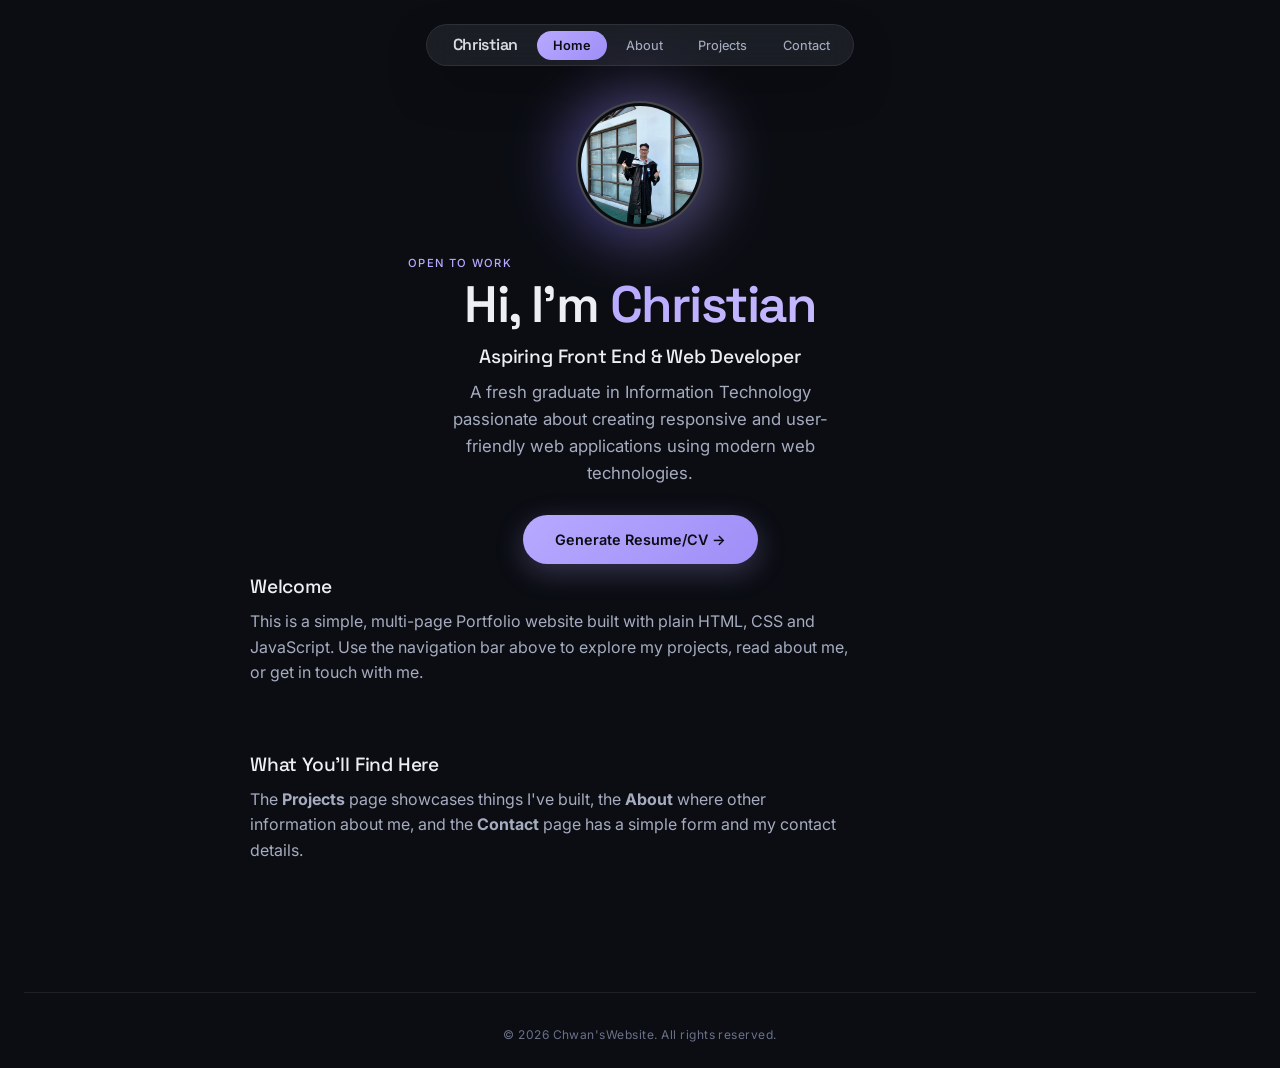
<file: index.html>
﻿<!doctype html>
<html lang="en">
  <head>
    <meta charset="UTF-8" />
    <script>
      document.documentElement.classList.add('js');
    </script>
    <meta name="viewport" content="width=device-width, initial-scale=1.0" />
    <title>Home | My Website</title>
    <link rel="stylesheet" href="style.css" />
  </head>
  <body>
    <nav class="navbar">
      <div class="nav-inner">
        <a href="index.html" class="logo">Christian</a>
        <ul>
          <li><a href="index.html" class="active">Home</a></li>
          <li><a href="about.html">About</a></li>
          <li><a href="projects.html">Projects</a></li>
          <li><a href="contact.html">Contact</a></li>
        </ul>
      </div>
    </nav>

    <main>
      <div class="hero">
        <div class="avatar-wrap">
          <img src="/pic/chanpic.jpeg" alt="Christian" class="avatar" />
        </div>
        <p class="eyebrow">Open to work</p>
        <h1>Hi, I'm <span class="accent">Christian</span></h1>
        <h2>Aspiring Front End & Web Developer</h2>
        <p class="lede">
          A fresh graduate in Information Technology passionate about creating
          responsive and user-friendly web applications using modern web
          technologies.
        </p>
        <a href="" class="btn" download="Christian-Penaflorida-Resume.docx"
          >Generate Resume/CV &rarr;</a
        >
      </div>

      <section>
        <h2>Welcome</h2>
        <p>
          This is a simple, multi-page Portfolio website built with plain HTML,
          CSS and JavaScript. Use the navigation bar above to explore my
          projects, read about me, or get in touch with me.
        </p>
      </section>

      <section>
        <h2>What You'll Find Here</h2>
        <p>
          The <strong>Projects</strong> page showcases things I've built, the
          <strong>About</strong> where other information about me, and the
          <strong>Contact</strong> page has a simple form and my contact
          details.
        </p>
      </section>
    </main>

    <footer>&copy; 2026 Chwan'sWebsite. All rights reserved.</footer>

    <script src="transition.js"></script>
  </body>
</html>
</file>
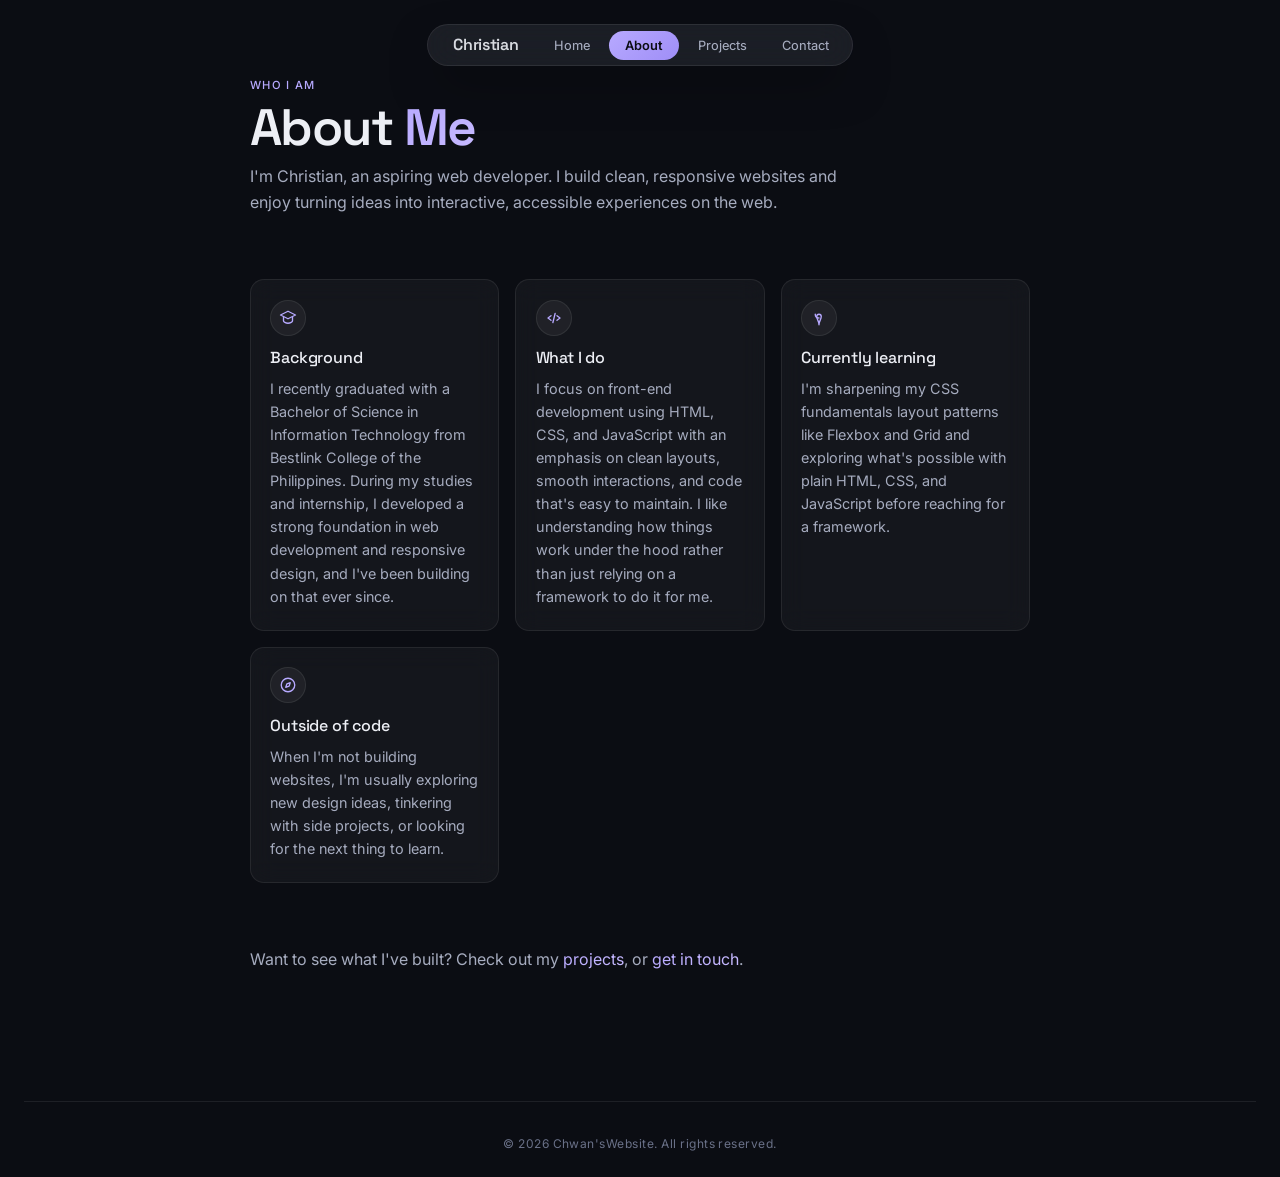
<file: about.html>
<!doctype html>
<html lang="en">
  <head>
    <meta charset="UTF-8" />
    <script>
      document.documentElement.classList.add('js');
    </script>
    <meta name="viewport" content="width=device-width, initial-scale=1.0" />
    <title>About me | My Website</title>
    <link rel="stylesheet" href="style.css" />
  </head>
  <body>
    <nav class="navbar">
      <div class="nav-inner">
        <a href="index.html" class="logo">Christian</a>
        <ul>
          <li><a href="index.html">Home</a></li>
          <li><a href="about.html" class="active">About</a></li>
          <li><a href="projects.html">Projects</a></li>
          <li><a href="contact.html">Contact</a></li>
        </ul>
      </div>
    </nav>

    <main>
      <section>
        <p class="eyebrow">Who I am</p>
        <h1>About<span class="accent"> Me</span></h1>
        <p>
          I'm Christian, an aspiring web developer. I build clean, responsive
          websites and enjoy turning ideas into interactive, accessible
          experiences on the web.
        </p>
      </section>

      <section class="about-list">
        <article class="about">
          <span class="about-icon">
            <svg
              viewBox="0 0 24 24"
              fill="none"
              stroke="currentColor"
              stroke-width="2"
              stroke-linecap="round"
              stroke-linejoin="round"
            >
              <path d="M12 3 2 8l10 5 10-5-10-5z" />
              <path d="M6 10.5V16c0 1.1 2.7 3 6 3s6-1.9 6-3v-5.5" />
            </svg>
          </span>
          <h2>Background</h2>
          <p>
            I recently graduated with a Bachelor of Science in Information
            Technology from Bestlink College of the Philippines. During my
            studies and internship, I developed a strong foundation in web
            development and responsive design, and I've been building on that
            ever since.
          </p>
        </article>

        <article class="about">
          <span class="about-icon">
            <svg
              viewBox="0 0 24 24"
              fill="none"
              stroke="currentColor"
              stroke-width="2"
              stroke-linecap="round"
              stroke-linejoin="round"
            >
              <path d="M8 9 4 12l4 3M16 9l4 3-4 3M13.5 6 10.5 18" />
            </svg>
          </span>
          <h2>What I do</h2>
          <p>
            I focus on front-end development using HTML, CSS, and JavaScript
            with an emphasis on clean layouts, smooth interactions, and code
            that's easy to maintain. I like understanding how things work under
            the hood rather than just relying on a framework to do it for me.
          </p>
        </article>

        <article class="about">
          <span class="about-icon">
            <svg
              viewBox="0 0 24 24"
              fill="none"
              stroke="currentColor"
              stroke-width="2"
              stroke-linecap="round"
              stroke-linejoin="round"
            >
              <path d="M12 21c0-5 3-7 3-11a3 3 0 0 0-6 0c0 4 3 6 3 11z" />
              <path d="M12 12c-3 0-5-2-5-5" />
            </svg>
          </span>
          <h2>Currently learning</h2>
          <p>
            I'm sharpening my CSS fundamentals layout patterns like Flexbox and
            Grid and exploring what's possible with plain HTML, CSS, and
            JavaScript before reaching for a framework.
          </p>
        </article>

        <article class="about">
          <span class="about-icon">
            <svg
              viewBox="0 0 24 24"
              fill="none"
              stroke="currentColor"
              stroke-width="2"
              stroke-linecap="round"
              stroke-linejoin="round"
            >
              <circle cx="12" cy="12" r="9" />
              <path d="m15 9-1.5 4.5L9 15l1.5-4.5L15 9z" />
            </svg>
          </span>
          <h2>Outside of code</h2>
          <p>
            When I'm not building websites, I'm usually exploring new design
            ideas, tinkering with side projects, or looking for the next thing
            to learn.
          </p>
        </article>
      </section>

      <section>
        <p>
          Want to see what I've built? Check out my
          <a href="projects.html" class="accent">projects</a>, or
          <a href="contact.html" class="accent">get in touch</a>.
        </p>
      </section>
    </main>

    <footer>&copy; 2026 Chwan'sWebsite. All rights reserved.</footer>

    <script src="transition.js"></script>
  </body>
</html>
</file>
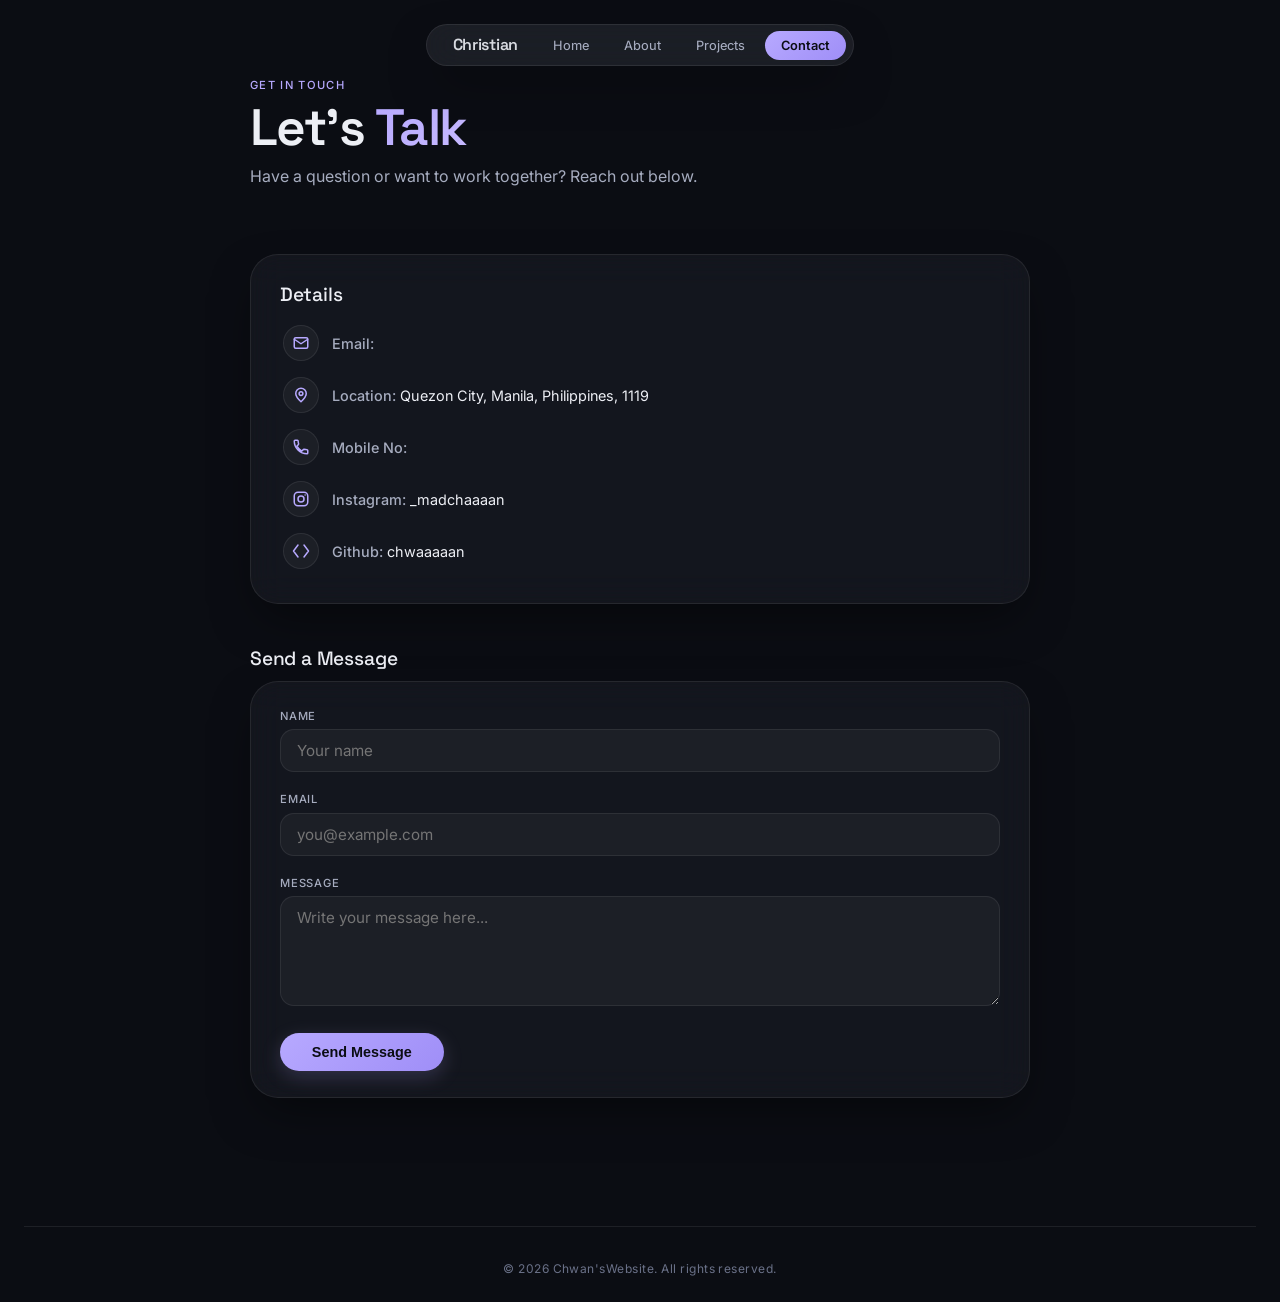
<file: contact.html>
﻿<!doctype html>
<html lang="en">
  <head>
    <meta charset="UTF-8" />
    <script>
      document.documentElement.classList.add('js');
    </script>
    <meta name="viewport" content="width=device-width, initial-scale=1.0" />
    <title>Contact | My Website</title>
    <link rel="stylesheet" href="style.css" />
  </head>
  <body>
    <nav class="navbar">
      <div class="nav-inner">
        <a href="index.html" class="logo">Christian</a>
        <ul>
          <li><a href="index.html">Home</a></li>
          <li><a href="about.html">About</a></li>
          <li><a href="projects.html">Projects</a></li>
          <li><a href="contact.html" class="active">Contact</a></li>
        </ul>
      </div>
    </nav>

    <main>
      <section>
        <p class="eyebrow">Get in touch</p>
        <h1>Let's <span class="accent">Talk</span></h1>
        <p>Have a question or want to work together? Reach out below.</p>
      </section>

      <section class="contact-info">
        <h2>Details</h2>

        <a class="contact-item" href="mailto:christianpenaflorida3@gmail.com">
          <span class="icon">
            <svg
              viewBox="0 0 24 24"
              fill="none"
              stroke="currentColor"
              stroke-width="2"
              stroke-linecap="round"
              stroke-linejoin="round"
            >
              <rect x="3" y="5" width="18" height="14" rx="2" />
              <path d="M3 7l9 6 9-6" />
            </svg>
          </span>
          <p><strong>Email:</strong></p>
        </a>

        <div class="contact-item">
          <span class="icon">
            <svg
              viewBox="0 0 24 24"
              fill="none"
              stroke="currentColor"
              stroke-width="2"
              stroke-linecap="round"
              stroke-linejoin="round"
            >
              <path d="M12 21s-7-6.5-7-11a7 7 0 0 1 14 0c0 4.5-7 11-7 11z" />
              <circle cx="12" cy="10" r="2.5" />
            </svg>
          </span>
          <p>
            <strong>Location:</strong> Quezon City, Manila, Philippines, 1119
          </p>
        </div>

        <a class="contact-item" href="tel:09161750112">
          <span class="icon">
            <svg
              viewBox="0 0 24 24"
              fill="none"
              stroke="currentColor"
              stroke-width="2"
              stroke-linecap="round"
              stroke-linejoin="round"
            >
              <path
                d="M6.6 10.8c1.4 2.8 3.8 5.2 6.6 6.6l2.2-2.2c.3-.3.7-.4 1-.2 1.1.4 2.3.6 3.6.6.6 0 1 .4 1 1V20c0 .6-.4 1-1 1C10.6 21 3 13.4 3 4c0-.6.4-1 1-1h3.2c.6 0 1 .4 1 1 0 1.3.2 2.5.6 3.6.1.4 0 .8-.2 1L6.6 10.8z"
              />
            </svg>
          </span>
          <p><strong>Mobile No:</strong></p>
        </a>

        <a
          class="contact-item"
          href="https://instagram.com/_madchaaaan"
          target="_blank"
          rel="noopener"
        >
          <span class="icon">
            <svg
              viewBox="0 0 24 24"
              fill="none"
              stroke="currentColor"
              stroke-width="2"
              stroke-linecap="round"
              stroke-linejoin="round"
            >
              <rect x="3" y="3" width="18" height="18" rx="5" />
              <circle cx="12" cy="12" r="4" />
              <circle
                cx="17.5"
                cy="6.5"
                r="1"
                fill="currentColor"
                stroke="none"
              />
            </svg>
          </span>
          <p><strong>Instagram:</strong> _madchaaaan</p>
        </a>

        <a
          class="contact-item"
          href="https://github.com/chwaaaaan"
          target="_blank"
          rel="noopener"
        >
          <span class="icon">
            <svg
              viewBox="0 0 24 24"
              fill="none"
              stroke="currentColor"
              stroke-width="2"
              stroke-linecap="round"
              stroke-linejoin="round"
            >
              <path d="M8 4L2 12l6 8M16 4l6 8-6 8" />
            </svg>
          </span>
          <p><strong>Github:</strong> chwaaaaan</p>
        </a>
      </section>

      <section>
        <h2>Send a Message</h2>
        <form class="contact-form" novalidate>
          <input type="hidden" name="_captcha" value="false" />
          <input type="hidden" name="_template" value="plain" />
          <input
            type="hidden"
            name="_subject"
            value="New Portfolio Contact Message"
          />

          <div>
            <label for="name">Name</label>
            <input
              type="text"
              id="name"
              name="name"
              placeholder="Your name"
              required
            />
          </div>

          <div>
            <label for="email">Email</label>
            <input
              type="email"
              id="email"
              name="email"
              placeholder="you@example.com"
              required
            />
          </div>

          <div>
            <label for="message">Message</label>
            <textarea
              id="message"
              name="message"
              placeholder="Write your message here..."
              required
            ></textarea>
          </div>

          <button type="submit">Send Message</button>
        </form>
      </section>
    </main>

    <footer>&copy; 2026 Chwan'sWebsite. All rights reserved.</footer>

    <script src="script.js"></script>
    <script src="transition.js"></script>
  </body>
</html>
</file>
<file: style.css>
﻿@import url('https://fonts.googleapis.com/css2?family=Inter:opsz,wght@14..32,300;14..32,400;14..32,500;14..32,600;14..32,700&family=Space+Grotesk:wght@400;500;600;700&display=swap');

:root {
  --bg: #0b0d13;
  --bg-soft: #12161f;
  --text: #edeff5;
  --text-dim: #a6acbf;
  --text-faint: #6a7188;
  --glass: rgba(255, 255, 255, 0.04);
  --glass-border: rgba(255, 255, 255, 0.08);
  --glass-strong: rgba(255, 255, 255, 0.07);
  --border-light: rgba(255, 255, 255, 0.12);
  --accent: #b7a9ff;
  --accent-soft: #9f8ef7;
  --radius: 28px;
  --radius-sm: 14px;
  --shadow: 0 20px 48px -12px rgba(0, 0, 0, 0.5);
}

* {
  margin: 0;
  padding: 0;
  box-sizing: border-box;
}

html {
  scroll-behavior: smooth;
  background: var(--bg);
  height: 100%;
  overflow-y: auto;
  scrollbar-width: none;
  -ms-overflow-style: none;
}

html::-webkit-scrollbar {
  display: none;
}

body {
  font-family:
    'Inter',
    -apple-system,
    BlinkMacSystemFont,
    sans-serif;
  background: var(--bg);
  color: var(--text);
  line-height: 1.6;
  min-height: 100vh;
  display: flex;
  flex-direction: column;
  padding: 0 1.5rem;
}

a {
  color: inherit;
  text-decoration: none;
}

img {
  max-width: 100%;
  display: block;
}

/* Background glow */
body::before,
body::after {
  content: '';
  position: fixed;
  z-index: -1;
  border-radius: 50%;
  filter: blur(90px);
  opacity: 0.4;
  pointer-events: none;
}

body::before {
  width: 60vmax;
  height: 60vmax;
  top: -20vmax;
  left: -15vmax;
  background: radial-gradient(circle, var(--accent), transparent 70%);
  animation: drift-a 26s ease-in-out infinite alternate;
}

body::after {
  width: 55vmax;
  height: 55vmax;
  bottom: -22vmax;
  right: -18vmax;
  background: radial-gradient(circle, var(--accent-soft), transparent 70%);
  animation: drift-b 30s ease-in-out infinite alternate;
}

@keyframes drift-a {
  from {
    transform: translate(0, 0) scale(1);
  }
  to {
    transform: translate(6vmax, 8vmax) scale(1.12);
  }
}

@keyframes drift-b {
  from {
    transform: translate(0, 0) scale(1);
  }
  to {
    transform: translate(-5vmax, -6vmax) scale(1.08);
  }
}

@media (prefers-reduced-motion: reduce) {
  body::before,
  body::after {
    animation: none;
  }
}

/* View transitions */
@view-transition {
  navigation: auto;
}
::view-transition-old(root) {
  animation: fade-out 0.25s ease both;
}
::view-transition-new(root) {
  animation: fade-in 0.35s ease both;
}
@keyframes fade-out {
  to {
    opacity: 0;
    transform: scale(0.98);
    filter: blur(4px);
  }
}
@keyframes fade-in {
  from {
    opacity: 0;
    transform: scale(1.02);
    filter: blur(6px);
  }
}

/* Navigation */
.navbar {
  position: sticky;
  top: 1.5rem;
  z-index: 50;
  display: flex;
  justify-content: center;
  margin-bottom: 1rem;
}

.nav-inner {
  display: flex;
  align-items: center;
  gap: 1.2rem;
  background: var(--glass-strong);
  backdrop-filter: blur(18px) saturate(160%);
  -webkit-backdrop-filter: blur(18px) saturate(160%);
  border: 1px solid var(--glass-border);
  border-radius: 60px;
  padding: 0.45rem 0.45rem 0.45rem 1.6rem;
  box-shadow: var(--shadow);
}

.logo {
  font-family: 'Space Grotesk', sans-serif;
  font-weight: 600;
  font-size: 1rem;
  letter-spacing: -0.02em;
  color: var(--text);
  opacity: 0.9;
}

.nav-inner ul {
  list-style: none;
  display: flex;
  gap: 0.2rem;
}

.nav-inner ul li a {
  font-size: 0.8rem;
  font-weight: 450;
  padding: 0.45rem 1rem;
  border-radius: 40px;
  color: var(--text-dim);
  transition: 0.2s;
}

.nav-inner ul li a:hover {
  color: var(--text);
  background: rgba(255, 255, 255, 0.04);
}

.nav-inner ul li a.active {
  background: linear-gradient(135deg, var(--accent), var(--accent-soft));
  color: #0b0d13;
  font-weight: 600;
}

/* Layout */
main {
  max-width: 780px;
  margin: 1.2rem auto 3rem;
  width: 100%;
  flex: 1;
}

section {
  margin-bottom: 4rem;
}

h1 {
  font-family: 'Space Grotesk', sans-serif;
  font-weight: 600;
  font-size: clamp(2.2rem, 6vw + 0.8rem, 3.2rem);
  letter-spacing: -0.03em;
  line-height: 1.1;
  margin-bottom: 0.5rem;
}

h2 {
  font-family: 'Space Grotesk', sans-serif;
  font-weight: 500;
  font-size: 1.2rem;
  letter-spacing: -0.01em;
  margin-bottom: 0.4rem;
}

p {
  color: var(--text-dim);
  font-size: 1rem;
  margin-bottom: 1rem;
  max-width: 60ch;
}

.eyebrow {
  font-size: 0.7rem;
  text-transform: uppercase;
  letter-spacing: 0.12em;
  color: var(--accent);
  font-weight: 500;
  margin-bottom: 0.3rem;
}

.accent {
  background: linear-gradient(135deg, var(--accent), #c7baff);
  -webkit-background-clip: text;
  background-clip: text;
  color: transparent;
}

/* Hero */
.hero {
  padding: 1.5rem 0 0.5rem;
  text-align: center;
}

.hero .avatar-wrap {
  position: relative;
  width: 128px;
  margin: 0 auto 1.6rem;
}

.hero .avatar-wrap::before {
  content: '';
  position: absolute;
  inset: -14px;
  border-radius: 50%;
  background: conic-gradient(
    from 120deg,
    var(--accent),
    #7c6cff,
    var(--accent-soft),
    var(--accent)
  );
  filter: blur(28px);
  opacity: 0.4;
}

.avatar {
  position: relative;
  width: 128px;
  height: 128px;
  border-radius: 50%;
  object-fit: cover;
  border: 2px solid rgba(255, 255, 255, 0.25);
  padding: 3px;
  background: var(--bg);
}

.hero .lede {
  font-size: 1.05rem;
  max-width: 420px;
  margin: 0 auto 1.8rem;
}

.btn {
  display: inline-flex;
  align-items: center;
  gap: 0.6rem;
  padding: 0.8rem 2rem;
  background: linear-gradient(135deg, var(--accent), var(--accent-soft));
  color: #0b0d13;
  font-weight: 600;
  border-radius: 60px;
  font-size: 0.9rem;
  box-shadow: 0 8px 28px rgba(183, 169, 255, 0.25);
  transition: 0.2s;
}

.btn:hover {
  transform: translateY(-3px);
  box-shadow: 0 14px 34px rgba(183, 169, 255, 0.35);
}

/* Glass Cards */
.glass-card {
  background: var(--glass);
  backdrop-filter: blur(16px) saturate(140%);
  -webkit-backdrop-filter: blur(16px) saturate(140%);
  border: 1px solid var(--glass-border);
  border-radius: var(--radius);
  padding: 1.6rem 1.8rem;
  box-shadow: var(--shadow);
  transition:
    border-color 0.2s,
    transform 0.2s;
}

.glass-card:hover {
  border-color: var(--border-light);
  transform: translateY(-3px);
}

/* About Grid */
.about-list {
  display: grid;
  grid-template-columns: repeat(auto-fit, minmax(200px, 1fr));
  gap: 1rem;
}

.about {
  background: var(--glass);
  backdrop-filter: blur(12px);
  -webkit-backdrop-filter: blur(12px);
  border: 1px solid var(--glass-border);
  border-radius: var(--radius-sm);
  padding: 1.2rem 1.2rem 1.4rem;
  transition: 0.2s;
}

.about:hover {
  background: var(--glass-strong);
  border-color: var(--border-light);
  transform: translateY(-4px);
}

.about-icon {
  display: inline-flex;
  width: 36px;
  height: 36px;
  border-radius: 50%;
  background: rgba(255, 255, 255, 0.05);
  border: 1px solid var(--glass-border);
  align-items: center;
  justify-content: center;
  color: var(--accent);
  margin-bottom: 0.6rem;
}

.about-icon svg {
  width: 18px;
  height: 18px;
  stroke-width: 1.8;
}

.about h2 {
  font-size: 1rem;
}

.about p {
  font-size: 0.9rem;
  margin-bottom: 0;
}

/* Contact */
.contact-info {
  background: var(--glass);
  backdrop-filter: blur(16px) saturate(140%);
  -webkit-backdrop-filter: blur(16px) saturate(140%);
  border: 1px solid var(--glass-border);
  border-radius: var(--radius);
  padding: 1.6rem 1.8rem;
  box-shadow: var(--shadow);
  margin-bottom: 2.5rem;
}

.contact-item {
  display: flex;
  align-items: center;
  gap: 0.8rem;
  padding: 0.5rem 0.2rem;
  border-radius: 12px;
  transition: 0.15s;
}

a.contact-item:hover {
  background: rgba(255, 255, 255, 0.03);
  transform: translateX(4px);
}

.contact-item .icon {
  flex-shrink: 0;
  width: 36px;
  height: 36px;
  border-radius: 50%;
  background: rgba(255, 255, 255, 0.04);
  border: 1px solid var(--glass-border);
  display: flex;
  align-items: center;
  justify-content: center;
  color: var(--accent);
}

.contact-item .icon svg {
  width: 18px;
  height: 18px;
}

.contact-item p {
  margin: 0;
  color: var(--text);
  font-size: 0.9rem;
}

.contact-item p strong {
  color: var(--text-dim);
  font-weight: 500;
}

/* Form */
.contact-form {
  background: var(--glass);
  backdrop-filter: blur(16px) saturate(140%);
  -webkit-backdrop-filter: blur(16px) saturate(140%);
  border: 1px solid var(--glass-border);
  border-radius: var(--radius);
  padding: 1.6rem 1.8rem;
  box-shadow: var(--shadow);
}

form {
  display: flex;
  flex-direction: column;
  gap: 1.2rem;
}

label {
  font-size: 0.7rem;
  text-transform: uppercase;
  letter-spacing: 0.08em;
  color: var(--text-dim);
  font-weight: 500;
  display: block;
  margin-bottom: 0.2rem;
}

input,
textarea {
  width: 100%;
  padding: 0.7rem 1rem;
  background: rgba(255, 255, 255, 0.04);
  border: 1px solid var(--glass-border);
  border-radius: var(--radius-sm);
  color: var(--text);
  font-family: inherit;
  font-size: 0.95rem;
  transition: 0.2s;
}

input:focus,
textarea:focus {
  outline: none;
  border-color: var(--accent);
  background: rgba(255, 255, 255, 0.07);
}

textarea {
  min-height: 110px;
  resize: vertical;
}

button[type='submit'] {
  align-self: flex-start;
  padding: 0.7rem 2rem;
  background: linear-gradient(135deg, var(--accent), var(--accent-soft));
  border: none;
  border-radius: 60px;
  font-weight: 600;
  color: #0b0d13;
  font-size: 0.9rem;
  cursor: pointer;
  transition: 0.2s;
  box-shadow: 0 6px 20px rgba(183, 169, 255, 0.2);
}

button[type='submit']:hover {
  transform: translateY(-2px);
  filter: brightness(1.05);
}

/* Projects */
.filters {
  display: flex;
  flex-wrap: wrap;
  gap: 0.5rem;
  margin: 1.2rem 0 1.5rem;
}

.filter {
  font-size: 0.7rem;
  font-weight: 500;
  padding: 0.35rem 1.2rem;
  border-radius: 40px;
  background: var(--glass);
  border: 1px solid var(--glass-border);
  color: var(--text-dim);
  cursor: pointer;
  backdrop-filter: blur(8px);
  transition: 0.15s;
}

.filter:hover {
  border-color: var(--border-light);
  color: var(--text);
}

.filter.active {
  background: linear-gradient(135deg, var(--accent), var(--accent-soft));
  border-color: transparent;
  color: #0b0d13;
  font-weight: 600;
}

.card-grid {
  display: grid;
  grid-template-columns: repeat(auto-fit, minmax(200px, 1fr));
  gap: 1rem;
}

.card {
  background: var(--glass);
  backdrop-filter: blur(12px);
  -webkit-backdrop-filter: blur(12px);
  border: 1px solid var(--glass-border);
  border-radius: var(--radius-sm);
  overflow: hidden;
  transition: 0.25s;
}

.card:hover {
  transform: translateY(-5px);
  border-color: var(--border-light);
}

.card-image {
  aspect-ratio: 16/10;
  background: rgba(255, 255, 255, 0.03);
  overflow: hidden;
}

.card-image img {
  width: 100%;
  height: 100%;
  object-fit: cover;
  transition: 0.3s;
}

.card:hover .card-image img {
  transform: scale(1.04);
}

.card-body {
  padding: 0.8rem 1rem;
}

.card h2 {
  font-size: 0.95rem;
  margin-bottom: 0.1rem;
}

.card p {
  font-size: 0.85rem;
  margin-bottom: 0.4rem;
}

.card-meta {
  display: flex;
  align-items: center;
  justify-content: space-between;
  margin-top: 0.4rem;
}

.tag {
  font-size: 0.6rem;
  font-weight: 500;
  padding: 0.15rem 0.6rem;
  border-radius: 40px;
  background: rgba(255, 255, 255, 0.04);
  border: 1px solid var(--glass-border);
  color: var(--accent);
}

.arrow {
  color: var(--accent);
  opacity: 0;
  transition: 0.2s;
}

.card:hover .arrow {
  opacity: 1;
  transform: translateX(4px);
}

/* Footer */
footer {
  text-align: center;
  padding: 2rem 0 1.5rem;
  font-size: 0.75rem;
  color: var(--text-faint);
  border-top: 1px solid var(--glass-border);
  margin-top: 1rem;
  letter-spacing: 0.04em;
}

/* Toast */
.contact-toast {
  position: fixed;
  top: 50%;
  left: 50%;
  transform: translate(-50%, -50%) translateY(10px);
  z-index: 200;
  background: rgba(18, 20, 30, 0.8);
  border: 1px solid var(--border-light);
  backdrop-filter: blur(20px);
  color: var(--text);
  padding: 0.8rem 1.4rem;
  border-radius: var(--radius-sm);
  box-shadow: 0 16px 40px rgba(0, 0, 0, 0.5);
  opacity: 0;
  pointer-events: none;
  transition: 0.2s;
  font-weight: 500;
  text-align: center;
  min-width: 200px;
  max-width: calc(100vw - 2rem);
}

.contact-toast.show {
  opacity: 1;
  transform: translate(-50%, -50%) translateY(0);
}

/* JS page load animations */
html.js main,
html.js footer {
  transform: translateY(10px);
  transition:
    transform 0.5s cubic-bezier(0.16, 1, 0.3, 1),
    opacity 0.5s ease;
  opacity: 0;
}

html.js body.page-loaded main,
html.js body.page-loaded footer {
  transform: translateY(0);
  opacity: 1;
}

html.js footer {
  transition-delay: 0.06s;
}

@media (prefers-reduced-motion: reduce) {
  ::view-transition-old(root),
  ::view-transition-new(root) {
    animation: none;
  }
  html.js main,
  html.js footer {
    transition: none;
  }
}

/* Responsive */
@media (max-width: 640px) {
  body {
    padding: 0 1rem;
  }
  main {
    margin-top: 0.5rem;
  }
  .nav-inner {
    gap: 0.6rem;
    padding: 0.35rem 0.35rem 0.35rem 1rem;
  }
  .nav-inner ul li a {
    font-size: 0.7rem;
    padding: 0.3rem 0.6rem;
  }
  .glass-card,
  .contact-info,
  .contact-form {
    padding: 1.2rem;
  }
  .about-list {
    grid-template-columns: 1fr;
  }
  .hero .avatar-wrap {
    width: 96px;
  }
  .avatar {
    width: 96px;
    height: 96px;
  }
  .btn {
    width: 100%;
    justify-content: center;
  }
  button[type='submit'] {
    align-self: stretch;
    justify-content: center;
  }
  .card-grid {
    grid-template-columns: 1fr;
  }
}

@media (max-width: 480px) {
  .nav-inner .logo {
    font-size: 0.8rem;
  }
  .nav-inner ul li a {
    font-size: 0.65rem;
    padding: 0.25rem 0.5rem;
  }
}

@media (max-width: 360px) {
  .nav-inner .logo {
    display: none;
  }
  .nav-inner {
    padding: 0.3rem;
    justify-content: center;
  }
}
</file>
